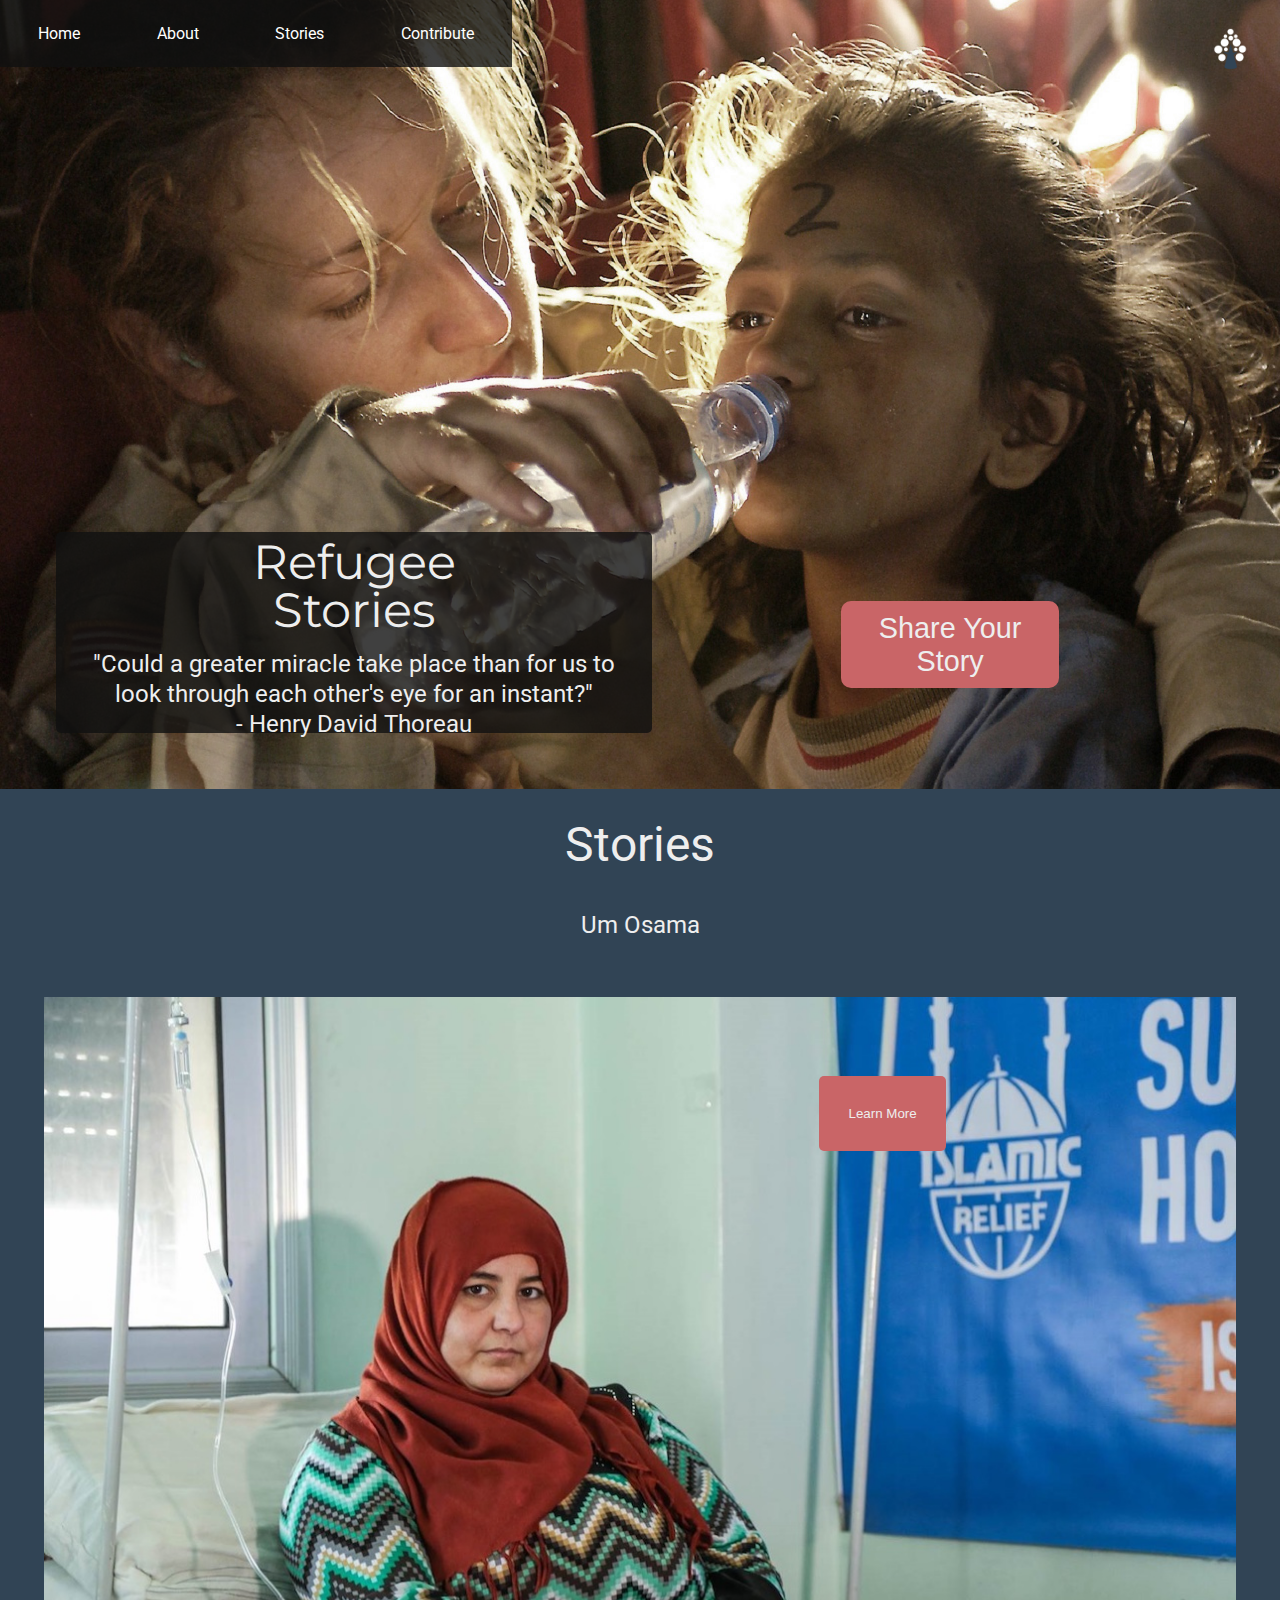
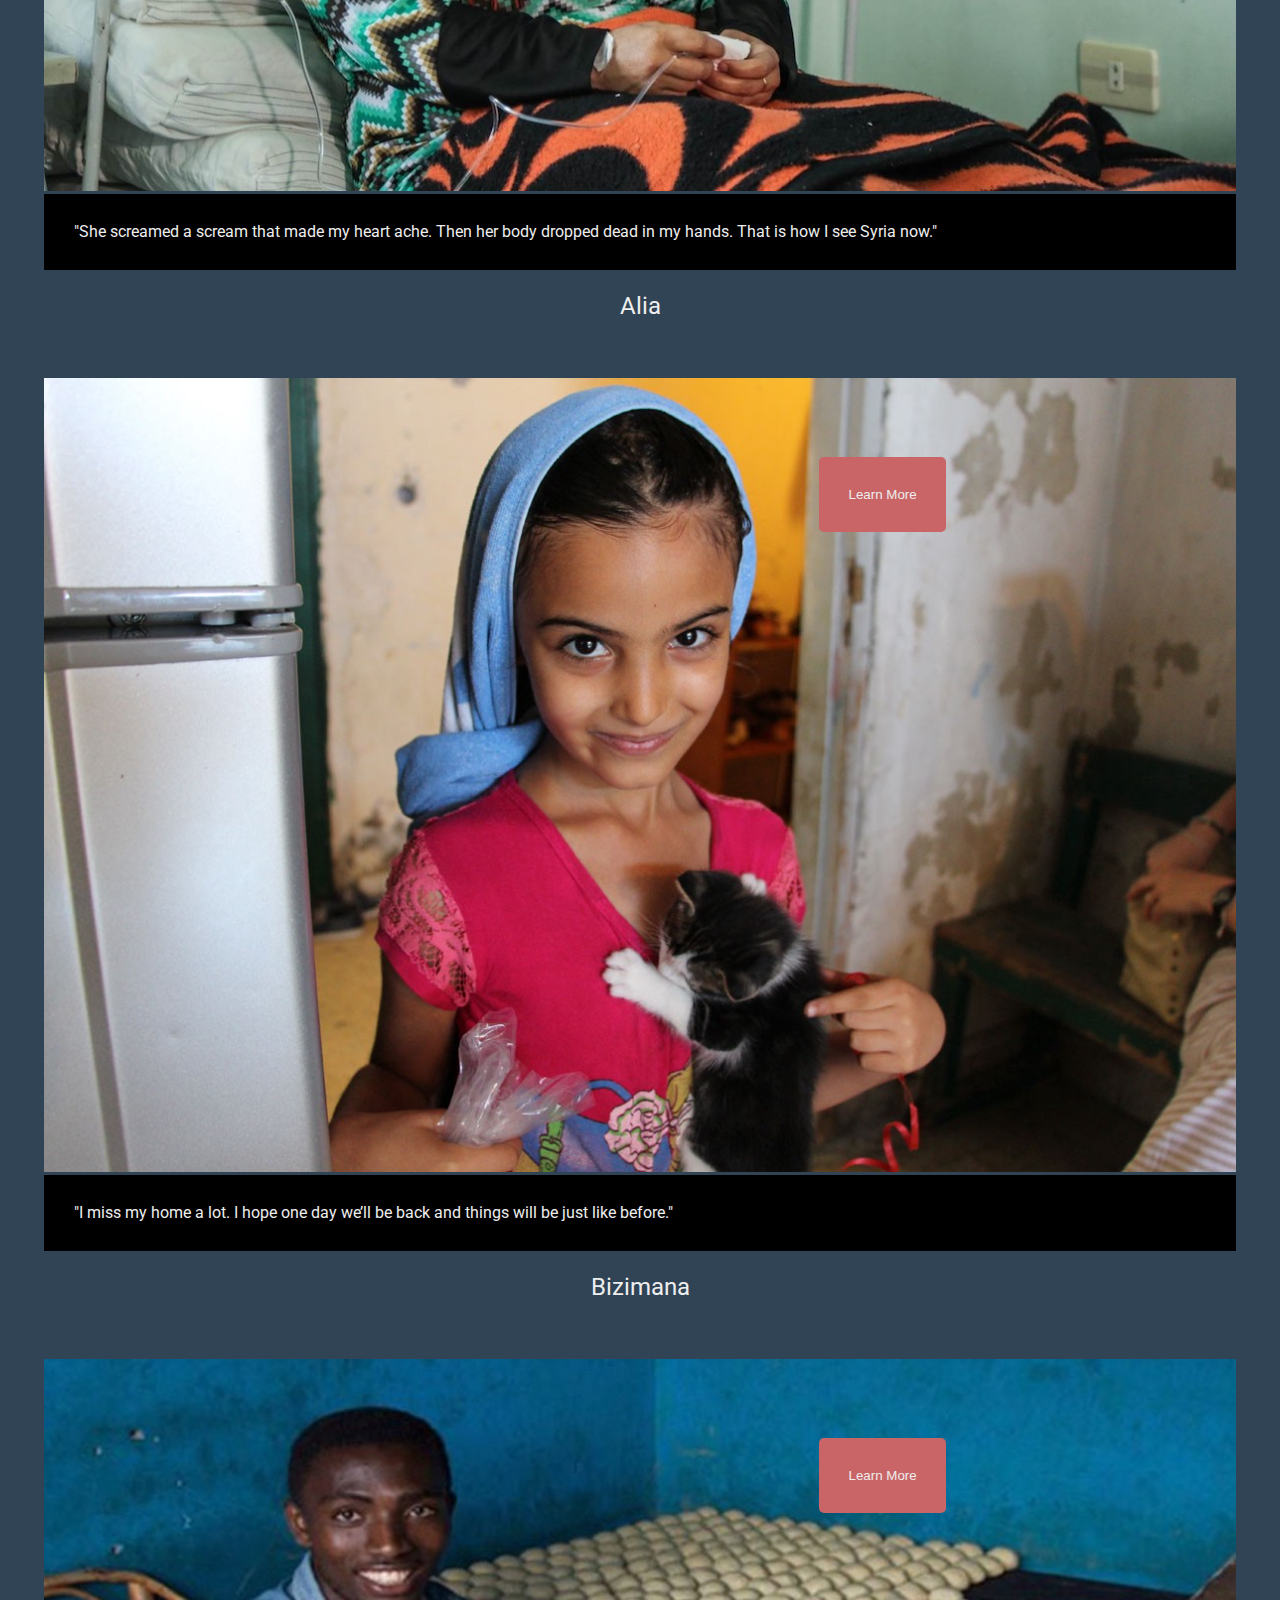
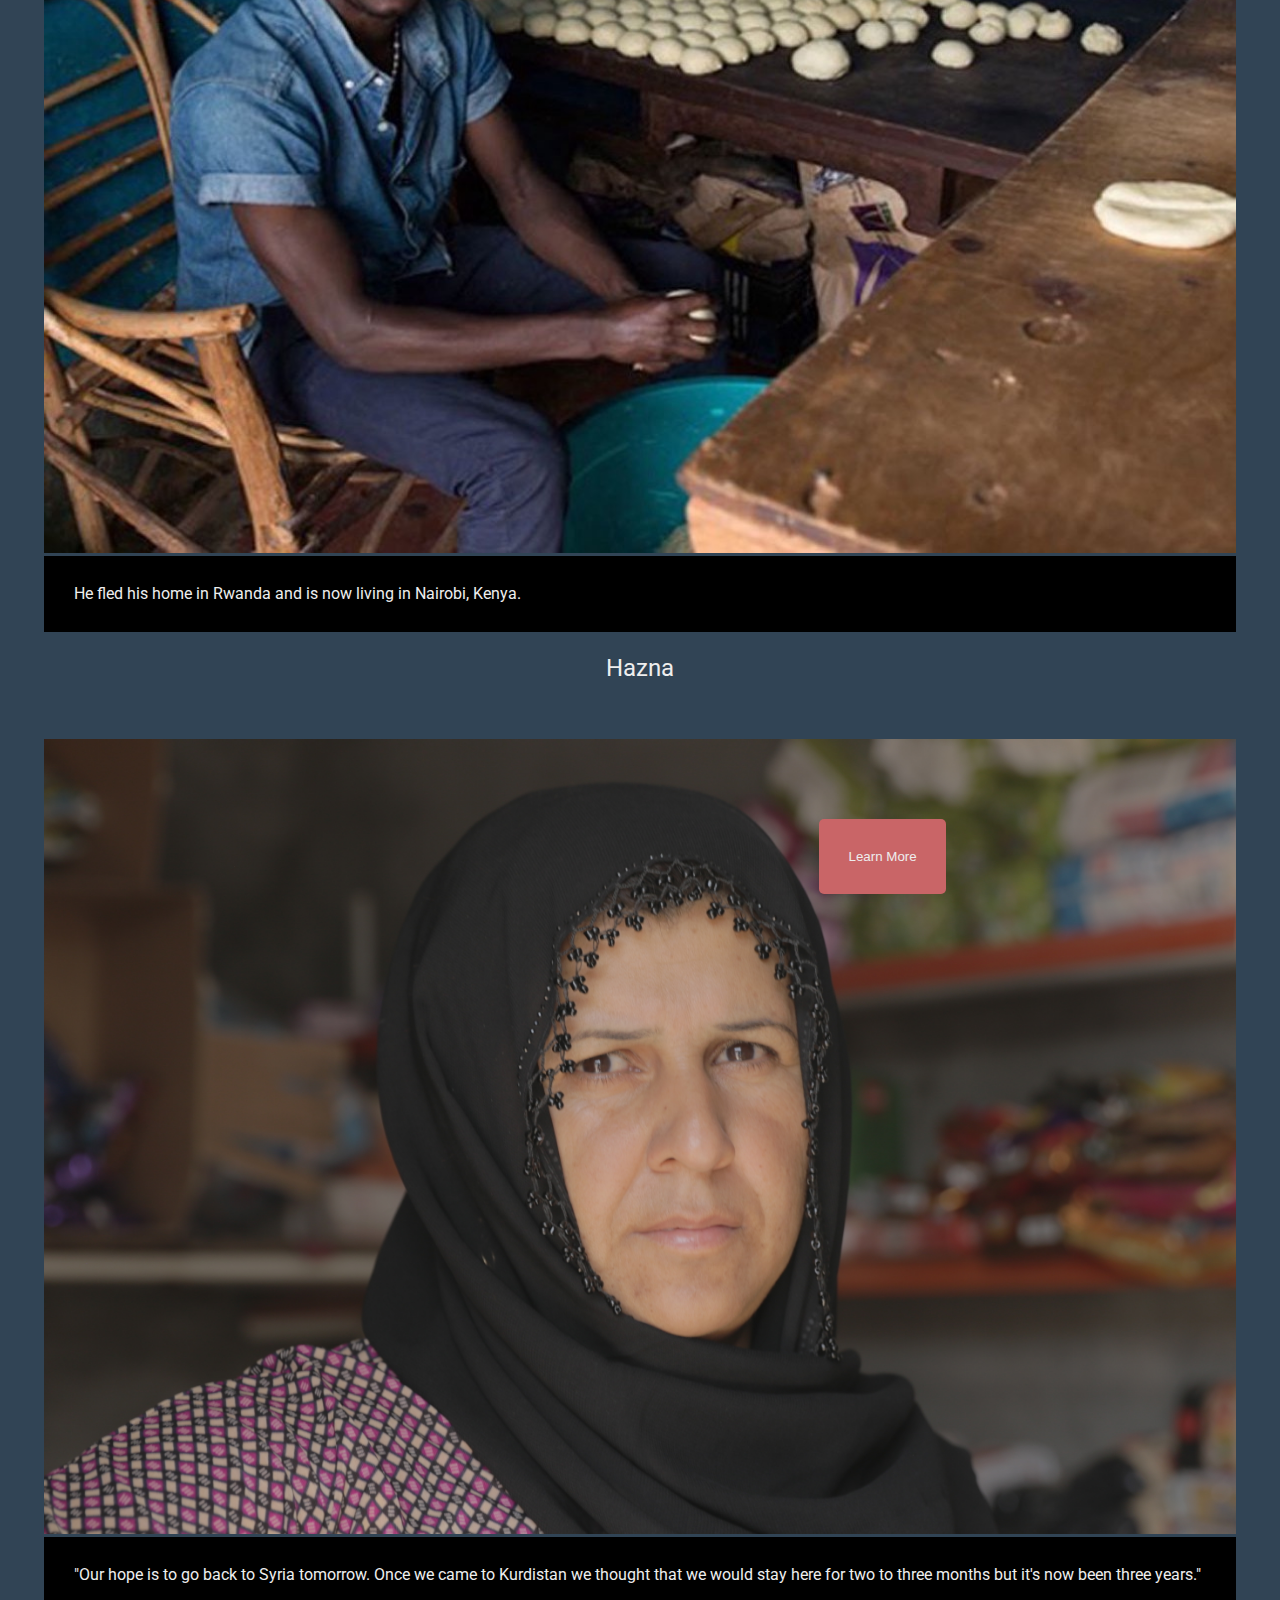
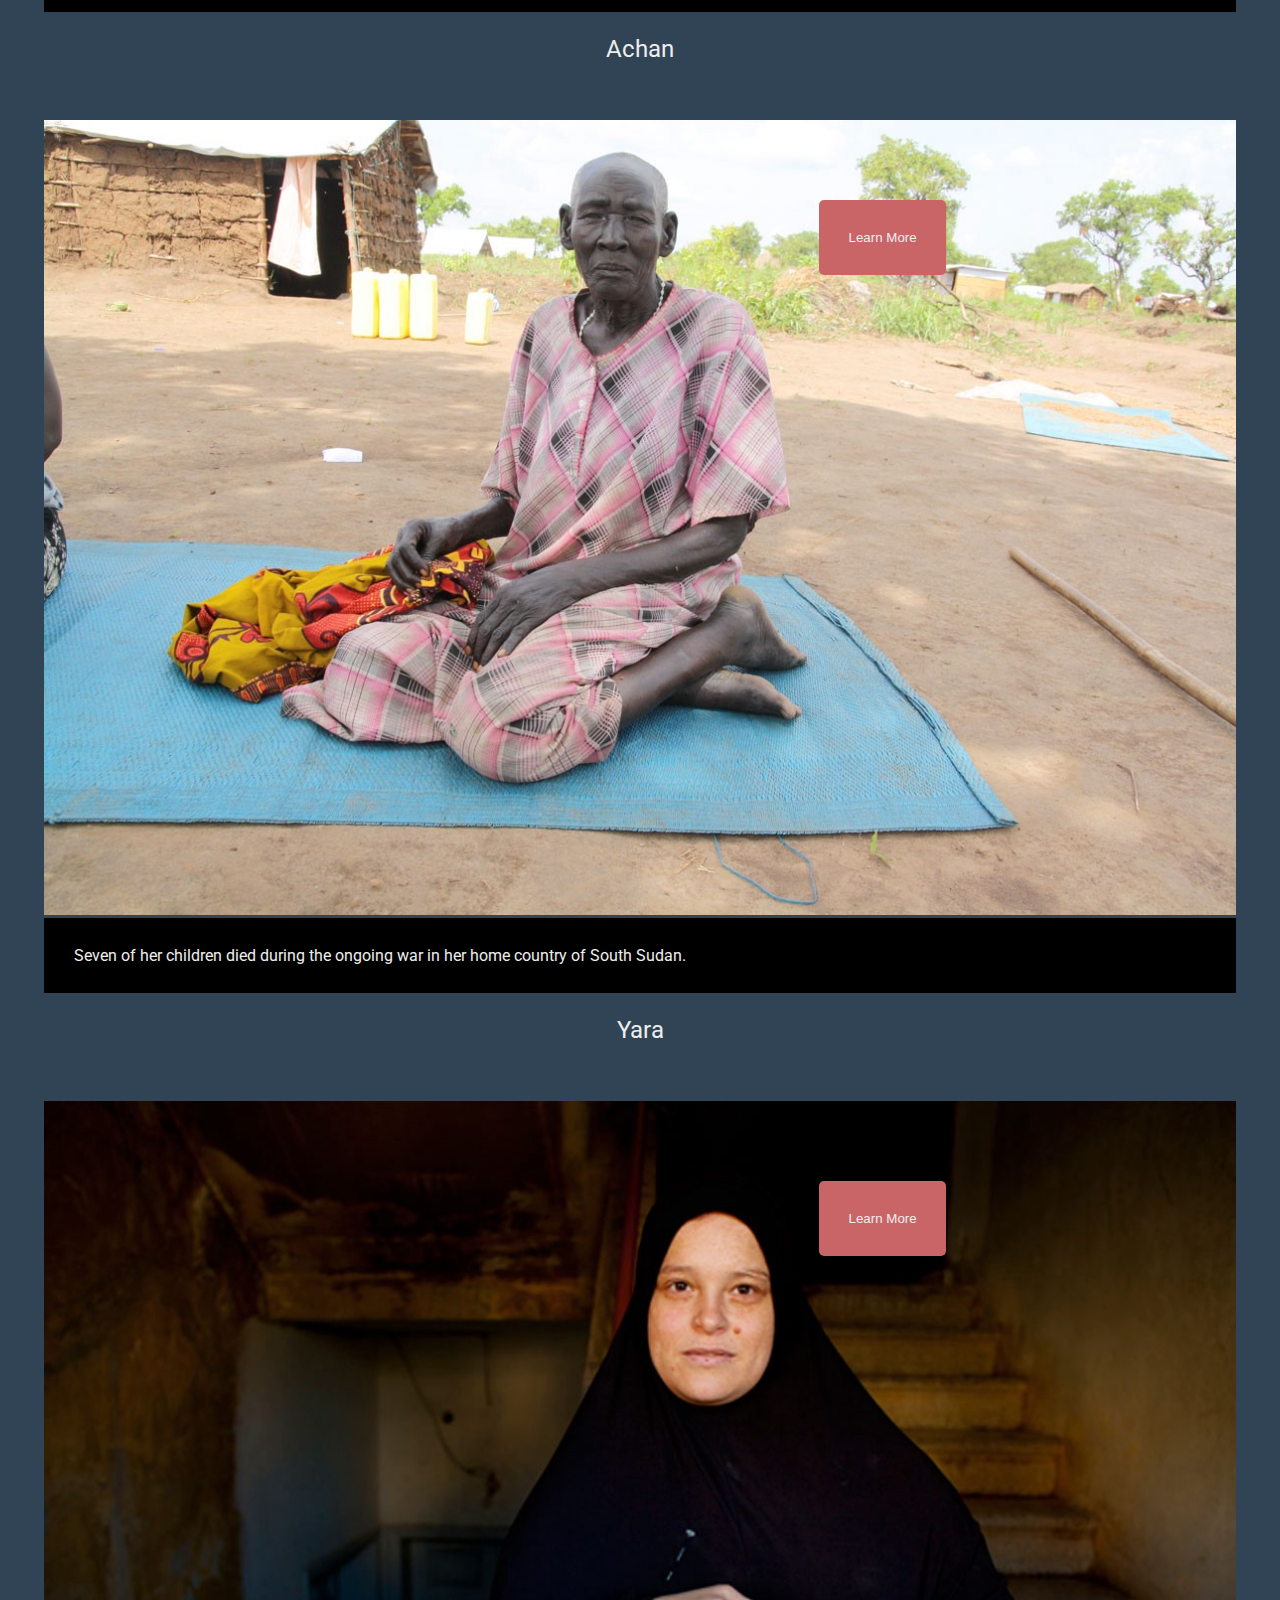
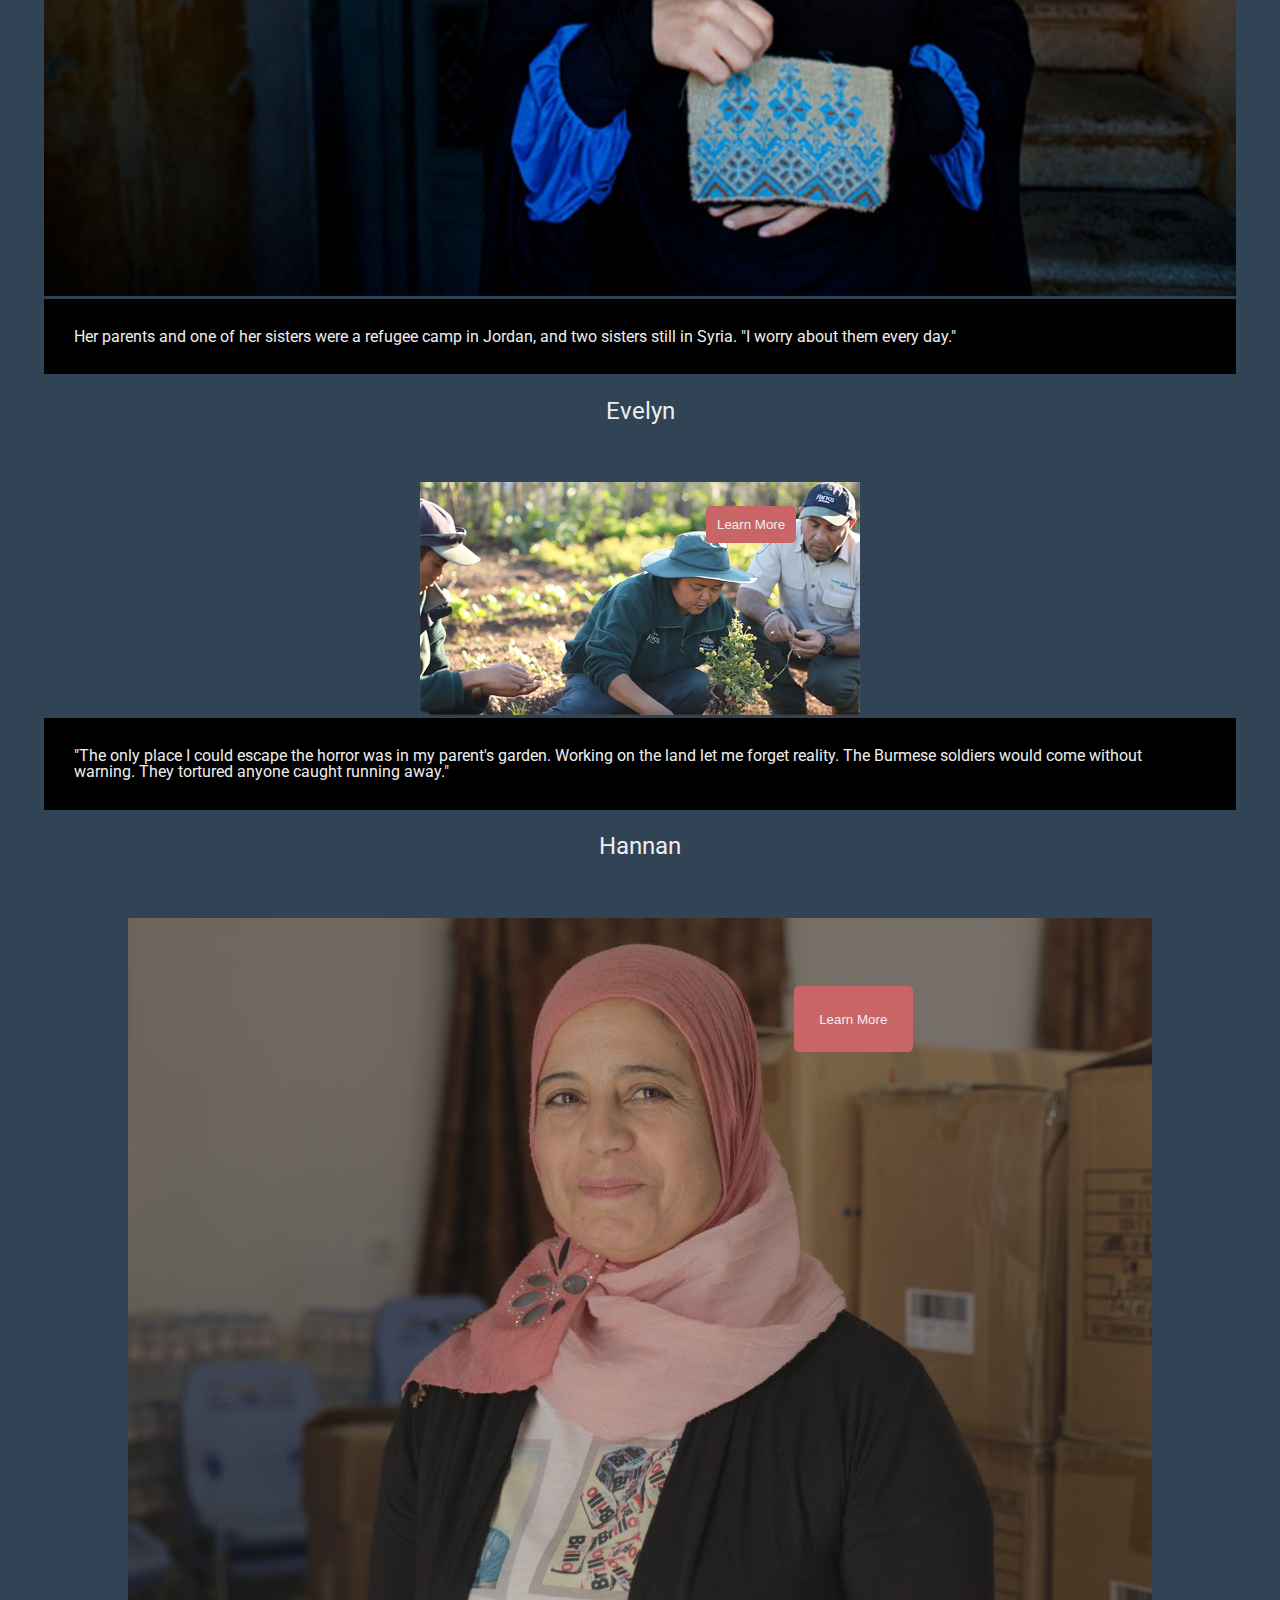
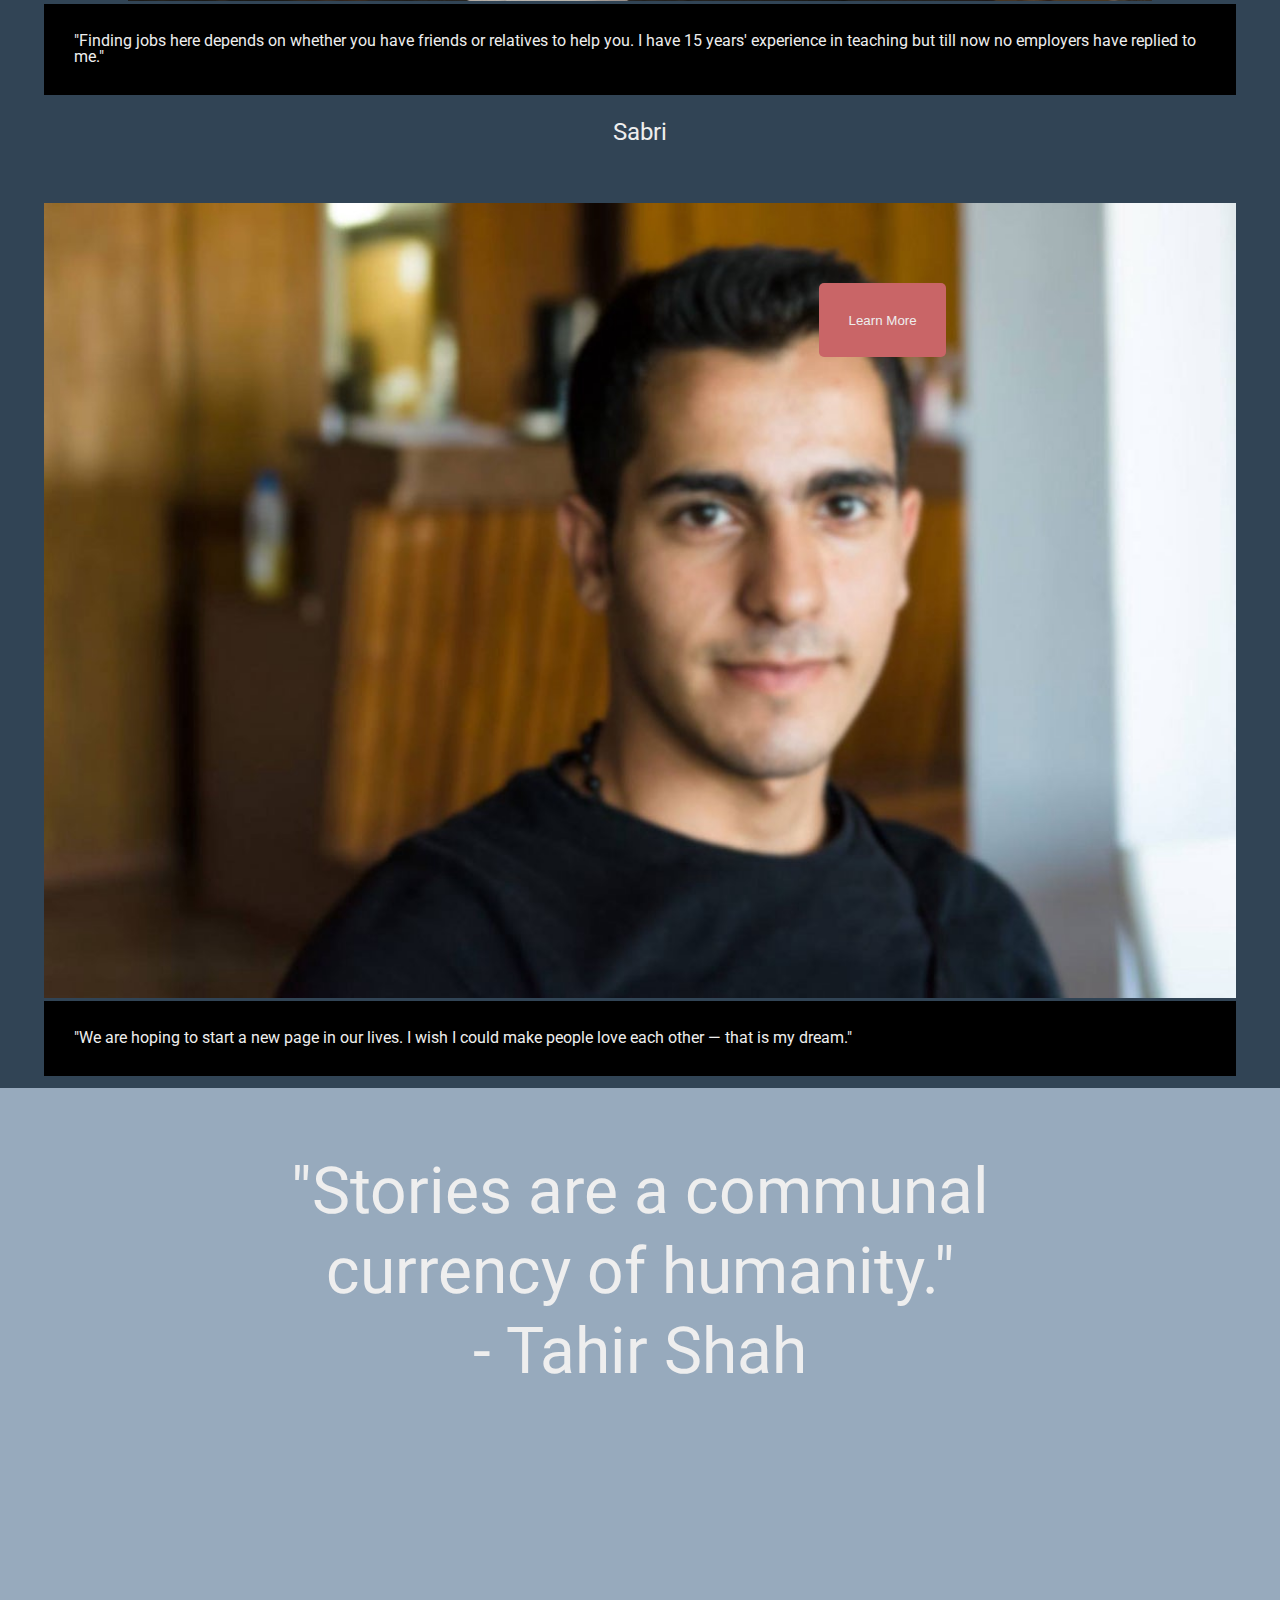
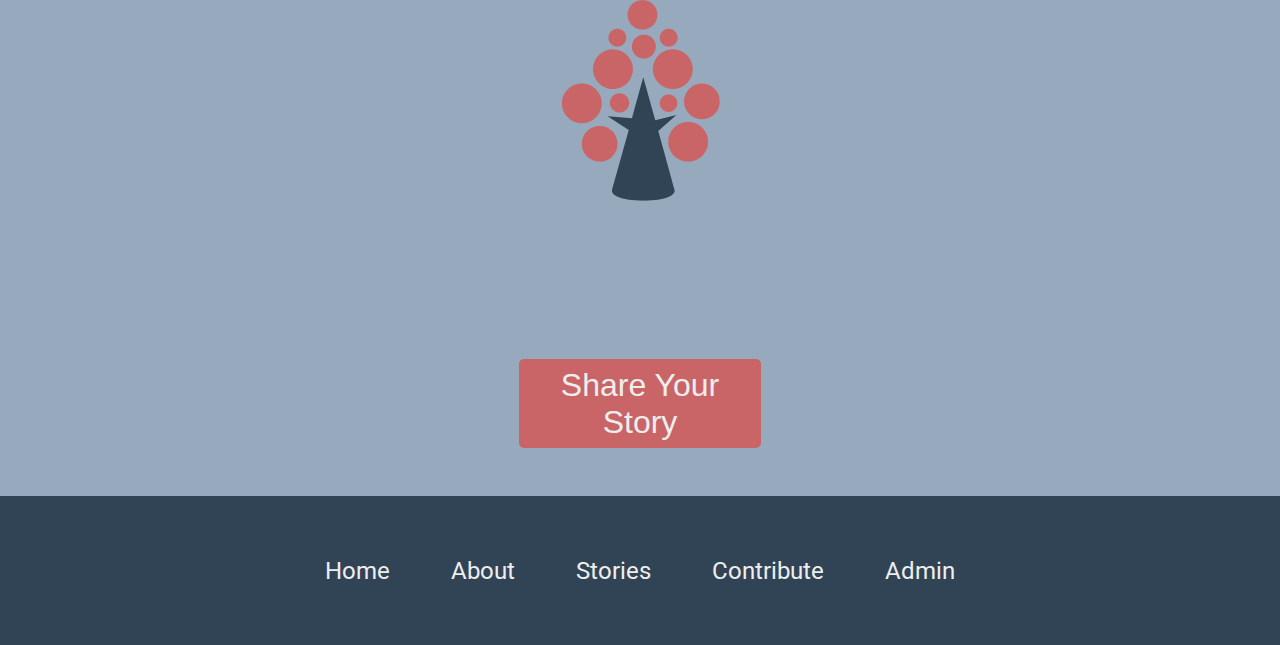
<file: index.html>
<!doctype html>

<html lang="en">
<head>
  <meta charset="utf-8">
  <meta name="viewport" content="width=device-width, initial-scale=1">
  <title>Refugee Stories</title>
  <link rel="stylesheet" type="text/css" href="slick/slick.css"/>
  <link rel="stylesheet" type="text/css" href="slick/slick-theme.css"/>
  <link href="https://fonts.googleapis.com/css?family=Montserrat|Roboto&display=swap" rel="stylesheet">
  <link href="css/index.css" rel="stylesheet">
</head>
<body>
    <header>
        <nav>
            <div class="navLinks">
                <a href="index.html">Home</a>
                <a href="about-us.html">About</a>
                <a href="https://readrefugeestories.netlify.com">Stories</a>
                <a href="https://readrefugeestories.netlify.com/contribute">Contribute</a>
            </div>
            <div class="navLogo">
                <img src="img/white-logo.png" alt="white version of refugee stories tree logo">
            </div>
        </nav>
        <div class="headerTextButtonContainer">
            <div class="headerTextContainer">
                <h1>Refugee<br>Stories</h1>
                <p>"Could a greater miracle take place than for us to look through each other's eye for an instant?"<br>- Henry David Thoreau</p>
            </div>
            <div class="headerButtonContainer">
                <div>
                    <a href="https://readrefugeestories.netlify.com/contribute"><button class="share">Share Your Story</button></a>
                </div>
            </div>
        </div>
    </header>
    <section class="stories">
        <div class="storiesSectionTitleContainer">
            <h2>Stories</h2>
        </div>
        <div class="storiesContainer">
            <div class="storyContainer">
                <h3>Um Osama</h3>
                <div class="storyImageContainer">
                    <img src="img/um-osama.jpg" alt="Woman sitting in hospital bed with IV connected to them">
                    <a href="https://readrefugeestories.netlify.com/story/1"><button>Learn More</button></a>
                </div>
                <div class="storyDescription">
                    <p>"She screamed a scream that made my heart ache. Then her body dropped dead in my hands. That is how I see Syria now."</p>
                </div>
            </div>
            <div class="storyContainer">
                <h3>Alia</h3>
                <div class="storyImageContainer">
                    <img src="img/alia.jpeg" alt="portrait of young girl holding a kitten looking directly at the camera">
                    <a href="https://readrefugeestories.netlify.com/story/7"><button>Learn More</button></a>
                </div>
                <div class="storyDescription">
                        <p>"I miss my home a lot. I hope one day we’ll be back and things will be just like before."</p>
                </div>
            </div>
            <div class="storyContainer">
                <h3>Bizimana</h3>
                <div class="storyImageContainer">
                    <img src="img/bizimana.jpeg" alt="man sitting in chair next to table with balls of dough">
                    <a href="https://readrefugeestories.netlify.com/story/8"><button>Learn More</button></a>
                </div>
                <div class="storyDescription">
                        <p>He fled his home in Rwanda and is now living in Nairobi, Kenya.</p>
                </div>
            </div>
            <div class="storyContainer">
                <h3>Hazna</h3>
                <div class="storyImageContainer">
                    <img src="img/Hazna.jpg" alt="Close up of woman wearing a head scarf">
                    <a href="https://readrefugeestories.netlify.com/story/4"><button>Learn More</button></a>
                </div>
                <div class="storyDescription">
                    <p>"Our hope is to go back to Syria tomorrow. Once we came to Kurdistan we thought that we would stay here for two to three months but it's now been three years."</p>
                </div>
            </div>
            <div class="storyContainer">
                <h3>Achan</h3>
                <div class="storyImageContainer">
                    <img src="img/achan.jpeg" alt="woman sitting on mat outside">
                    <a href="https://readrefugeestories.netlify.com/story/6"><button>Learn More</button></a>
                </div>
                <div class="storyDescription">
                        <p>Seven of her children died during the ongoing war in her home country of South Sudan.</p>
                </div>
            </div>
            <div class="storyContainer">
                <h3>Yara</h3>
                <div class="storyImageContainer">
                    <img src="img/yara.jpeg" alt="portrait of woman holding a small bag">
                    <a href="https://readrefugeestories.netlify.com/story/9"><button>Learn More</button></a>
                </div>
                <div class="storyDescription">
                        <p>Her parents and one of her sisters were a refugee camp in Jordan, and two sisters still in Syria. "I worry about them every day."</p>
                </div>
            </div>
            <div class="storyContainer">
                <h3>Evelyn</h3>
                <div class="storyImageContainer">
                    <img src="img/evelyn.png" alt="Woman working in a garden">
                    <a href="https://readrefugeestories.netlify.com/story/3"><button>Learn More</button></a>
                </div>
                <div class="storyDescription">
                    <p>"The only place I could escape the horror was in my parent's garden. Working on the land let me forget reality. The Burmese soldiers would come without warning. They tortured anyone caught running away."</p>
                </div>
            </div>
            <div class="storyContainer">
                <h3>Hannan</h3>
                <div class="storyImageContainer">
                    <img src="img/hannan.jpg" alt="portrait of woman weraing a head scarf">
                    <a href="https://readrefugeestories.netlify.com/story/5"><button>Learn More</button></a>
                </div>
                <div class="storyDescription">
                    <p>"Finding jobs here depends on whether you have friends or relatives to help you. I have 15 years' experience in teaching but till now no employers have replied to me."</p>
                </div>
            </div>
            <div class="storyContainer">
                <h3>Sabri</h3>
                <div class="storyImageContainer">
                    <img src="img/sabri.jpeg" alt="portrait of a man sitting down inside a home">
                    <a href="https://readrefugeestories.netlify.com/story/10"><button>Learn More</button></a>
                </div>
                <div class="storyDescription">
                    <p>"We are hoping to start a new page in our lives. I wish I could make people love each other — that is my dream."</p>
                </div>
            </div>                        
        </div>
    </section>
    <section class="cta">
        <p>"Stories are a communal<br>currency of humanity."<br>- Tahir Shah</p>
        <div class="ctaImageContainer">
            <img src="img/pink-logo.png" alt="pink version of refugee stories tree logo">
        </div>
        <a href="https://readrefugeestories.netlify.com/contribute"><button>Share Your Story</button></a>
    </section>
    <footer>
        <div class="footerNavLinks">
            <a href="index.html">Home</a>
            <a href="about-us.html">About</a>
            <a href="https://readrefugeestories.netlify.com">Stories</a>
            <a href="https://readrefugeestories.netlify.com/contribute">Contribute</a>
            <a href="https://readrefugeestories.netlify.com/login">Admin</a>
        </div>
    </footer>
    <script   src="https://code.jquery.com/jquery-3.4.1.min.js"   integrity="sha256-CSXorXvZcTkaix6Yvo6HppcZGetbYMGWSFlBw8HfCJo="   crossorigin="anonymous"></script>
    <script type="text/javascript" src="slick/slick.min.js"></script>
    <script type="text/javascript" src="slick/slick-controls.js"></script>
</body>
</html>
</file>
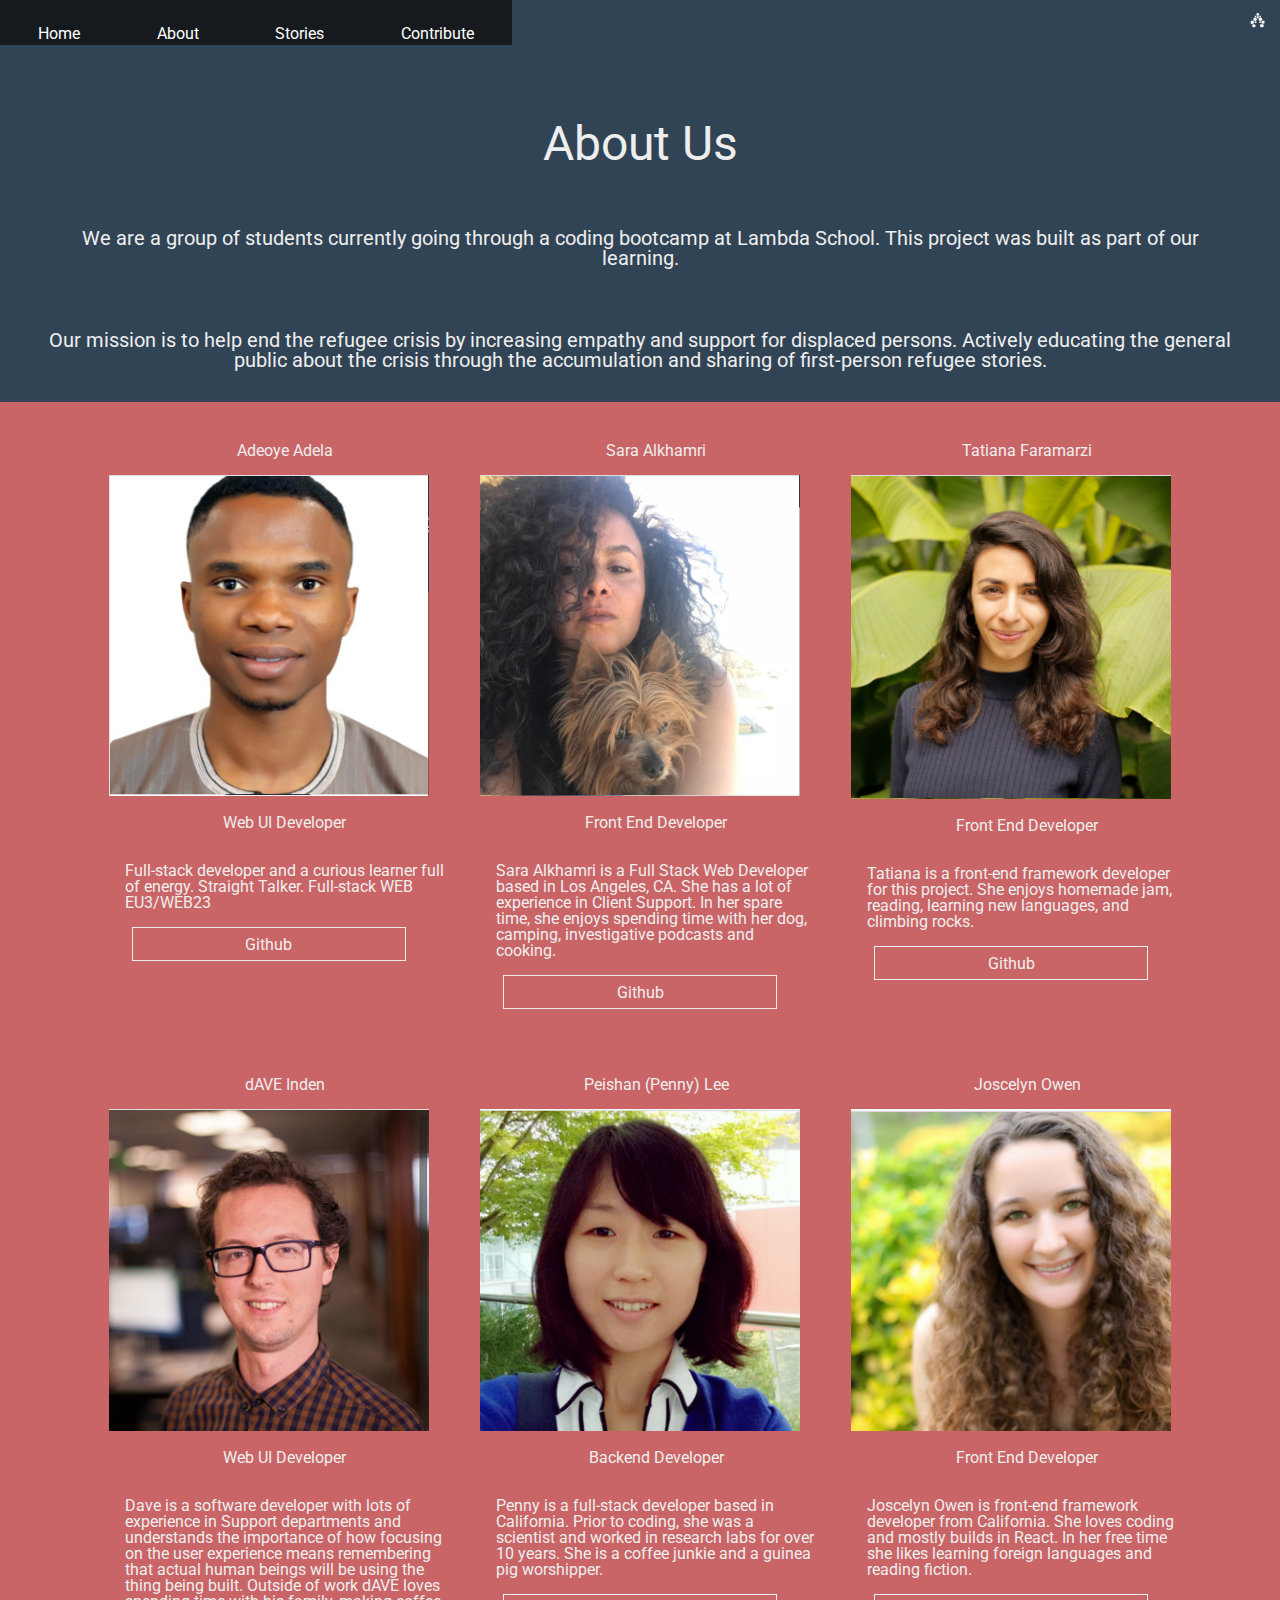
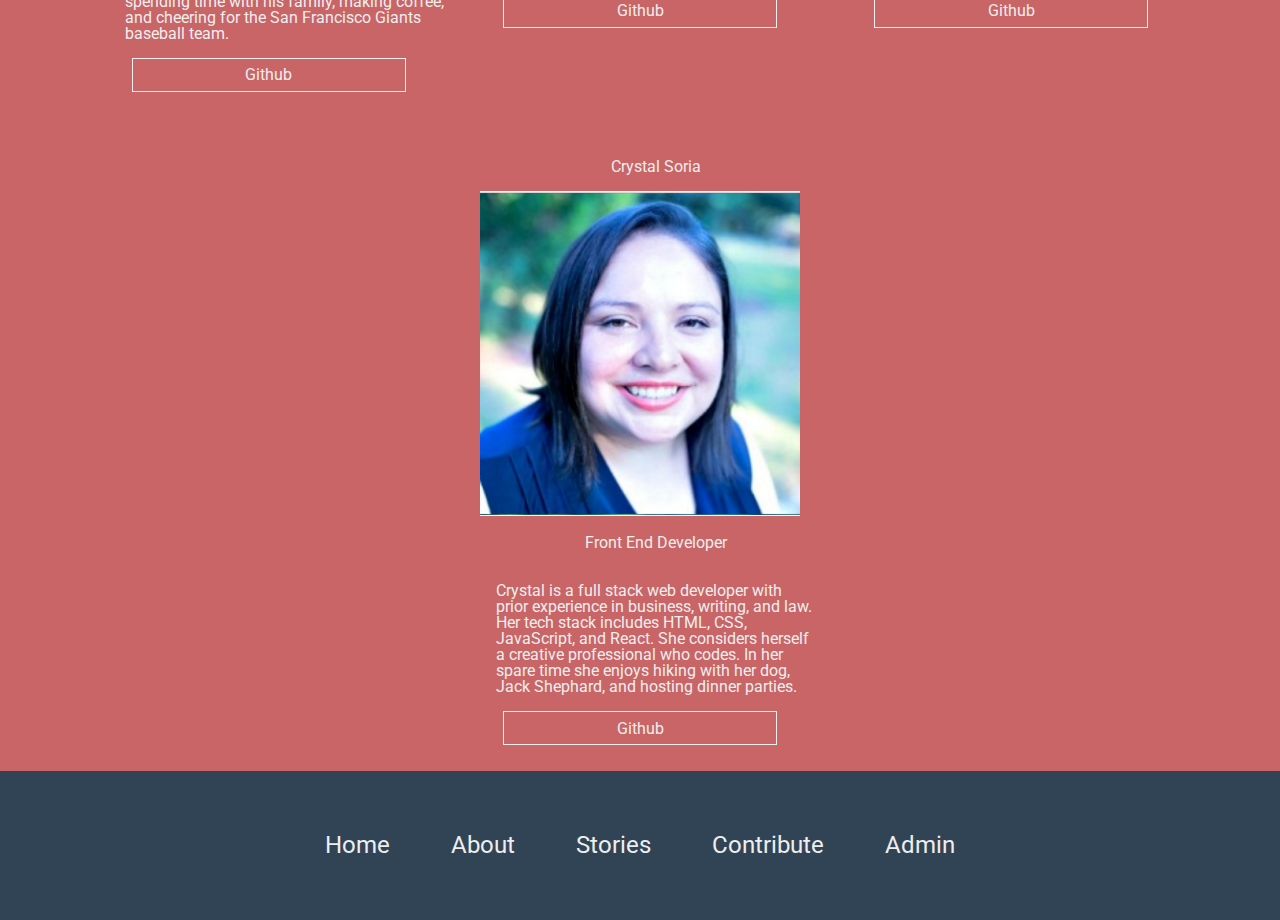
<file: about-us.html>
<!doctype html>

<html lang="en">
<head>
  <meta charset="utf-8">
  <meta name="viewport" content="width=device-width, initial-scale=1">
  <title>Refugee Stories</title>

  <link href="https://fonts.googleapis.com/css?family=Montserrat|Roboto&display=swap" rel="stylesheet">
  <link href="css/about.css" rel="stylesheet">
</head>
<body>
  <header>
    <nav>
        <div class="navLinks">
          <a href="index.html">Home</a>
          <a href="about-us.html">About</a>
          <a href="https://readrefugeestories.netlify.com">Stories</a>
          <a href="https://readrefugeestories.netlify.com/contribute">Contribute</a>
        </div>
        <div class="navLogo">
            <img src="img/white-logo.png" alt="white version of refugee stories tree logo">
        </div>
    </nav>
    <div class="teamIntroMissionContainer">
      <div class="introContainer">
        <h2>About Us</h2>
        <p>We are a group of students currently going through a coding bootcamp at Lambda School. This project was built as part of our learning.</p>
      </div>
      <div class="missionContainer">
        <p>Our mission is to help end the refugee crisis by increasing empathy and support for displaced persons. Actively educating the general public about the crisis through the accumulation and sharing of first-person refugee stories.</p>
      </div>
    </div>
</header>
<section class="team">
  <div class="teamMember">
    <div class="name">
      <h2>Adeoye Adela</h2>
    </div>
    <div>
        <img src="img/team/adela.png" alt="portrait of team member Adeoye Adela">
    </div>
    <div class="role">
        <h3>Web UI Developer</h3>
    </div>
    <div>
        <p>Full-stack developer and a curious learner full of energy. Straight Talker. Full-stack WEB EU3/WEB23</p>
    </div>
    <div class="githubLink">
      <a href="https://github.com/adelaadeoye" target="_blank" rel="noopener noreferrer">Github</a>
    </div>
  </div>
  <div class="teamMember">
    <div class="name">
      <h2>Sara Alkhamri</h2>
    </div>
    <div>
        <img src="img/team/alkhamri.png" alt="portrait of team member Sara Alkhamri">
    </div>
    <div class="role">
        <h3>Front End Developer</h3>
    </div>
    <div>
        <p>Sara Alkhamri is a Full Stack Web Developer based in Los Angeles, CA. She has a lot of experience in Client Support. In her spare time, she enjoys spending time with her dog, camping, investigative podcasts and cooking.</p>
    </div>
    <div class="githubLink">
      <a href="https://github.com/Sara-Alkhamri" target="_blank" rel="noopener noreferrer">Github</a>
    </div>
  </div>
  <div class="teamMember">
    <div class="name">
      <h2>Tatiana Faramarzi</h2>
    </div>
    <div>
        <img src="img/team/faramarzi.png" alt="portrait of team member Tatiana Faramarzi">
    </div>
    <div class="role">
        <h3>Front End Developer</h3>
    </div>
    <div>
        <p>Tatiana is a front-end framework developer for this project. She enjoys homemade jam, reading, learning new languages, and climbing rocks.</p>
    </div>
    <div class="githubLink">
        <a href="https://github.com/tfaramar" target="_blank" rel="noopener noreferrer">Github</a>
    </div>
  </div>
  <div class="teamMember">
    <div class="name">
      <h2>dAVE Inden</h2>
    </div>
    <div>
        <img src="img/team/inden.png" alt="portrait of team member Dave Inden">
    </div>
    <div class="role">
        <h3>Web UI Developer</h3>
    </div>
    <div>
        <p>Dave is a software developer with lots of experience in Support departments and understands the importance of how focusing on the user experience means remembering that actual human beings will be using the thing being built. Outside of work dAVE loves spending time with his family, making coffee, and cheering for the San Francisco Giants baseball team.</p>
    </div>
    <div class="githubLink">
        <a href="https://github.com/daveskull81" target="_blank" rel="noopener noreferrer">Github</a>
    </div>
  </div>
  <div class="teamMember">
    <div class="name">
      <h2>Peishan (Penny) Lee</h2>
    </div>
    <div>
        <img src="img/team/lee.png" alt="portrait of team member Peishan (Penny) Lee">
    </div>
    <div class="role">
        <h3>Backend Developer</h3>
    </div>
    <div>
        <p>Penny is a full-stack developer based in California. Prior to coding, she was a scientist and worked in research labs for over 10 years. She is a coffee junkie and a guinea pig worshipper.</p>
    </div>
    <div class="githubLink">
        <a href="https://github.com/mochibot" target="_blank" rel="noopener noreferrer">Github</a>
    </div>
  </div>
  <div class="teamMember">
    <div class="name">
      <h2>Joscelyn Owen</h2>
    </div>
    <div>
        <img src="img/team/owen.png" alt="portrait of team member Joscelyn Owen">
    </div>
    <div class="role">
        <h3>Front End Developer</h3>
    </div>
    <div>
        <p>Joscelyn Owen is front-end framework developer from California. She loves coding and mostly builds in React. In her free time she likes learning foreign languages and reading fiction.</p>
    </div>
    <div class="githubLink">
        <a href="https://github.com/Joscelyn1" target="_blank" rel="noopener noreferrer">Github</a>
    </div>
  </div>
  <div class="teamMember">
    <div class="name">
      <h2>Crystal Soria</h2>
    </div>
    <div>
        <img src="img/team/soria.png" alt="portrait of team member Crystal Soria">
    </div>
    <div class="role">
        <h3>Front End Developer</h3>
    </div>
    <div>
        <p>Crystal is a full stack web developer with prior experience in business, writing, and law. Her tech stack includes HTML, CSS, JavaScript, and React. She considers herself a creative professional who codes. In her spare time she enjoys hiking with her dog, Jack Shephard, and hosting dinner parties.</p>
    </div>
    <div class="githubLink">
        <a href="https://github.com/cmstexas" target="_blank" rel="noopener noreferrer">Github</a>
    </div>
  </div>
</section>
<footer>
  <div class="footerNavLinks">
    <a href="index.html">Home</a>
    <a href="about-us.html">About</a>
    <a href="https://readrefugeestories.netlify.com">Stories</a>
    <a href="https://readrefugeestories.netlify.com/contribute">Contribute</a>
    <a href="https://readrefugeestories.netlify.com/login">Admin</a>
  </div>
</footer>
</body>
</html>
</file>
<file: css/index.css>
/* http://meyerweb.com/eric/tools/css/reset/ 
   v2.0 | 20110126
   License: none (public domain)
*/
html,
body,
div,
span,
applet,
object,
iframe,
h1,
h2,
h3,
h4,
h5,
h6,
p,
blockquote,
pre,
a,
abbr,
acronym,
address,
big,
cite,
code,
del,
dfn,
em,
img,
ins,
kbd,
q,
s,
samp,
small,
strike,
strong,
sub,
sup,
tt,
var,
b,
u,
i,
center,
dl,
dt,
dd,
ol,
ul,
li,
fieldset,
form,
label,
legend,
table,
caption,
tbody,
tfoot,
thead,
tr,
th,
td,
article,
aside,
canvas,
details,
embed,
figure,
figcaption,
footer,
header,
hgroup,
menu,
nav,
output,
ruby,
section,
summary,
time,
mark,
audio,
video {
  margin: 0;
  padding: 0;
  border: 0;
  font-size: 100%;
  font: inherit;
  vertical-align: baseline;
}
/* HTML5 display-role reset for older browsers */
article,
aside,
details,
figcaption,
figure,
footer,
header,
hgroup,
menu,
nav,
section {
  display: block;
}
body {
  line-height: 1;
}
ol,
ul {
  list-style: none;
}
blockquote,
q {
  quotes: none;
}
blockquote:before,
blockquote:after,
q:before,
q:after {
  content: '';
  content: none;
}
table {
  border-collapse: collapse;
  border-spacing: 0;
}
h1 {
  font-family: 'Montserrat', sans-serif;
}
h2,
h3,
h4,
h5,
h6,
p,
a {
  font-family: 'Roboto', sans-serif;
}
header {
  min-height: 40vh;
  background: url('../img/hero-image.jpg') no-repeat center center fixed;
  background-size: cover;
  width: 100%;
}
@media (max-width: 500px) {
  header {
    background: #C96567;
    min-height: 50vh;
  }
}
header nav {
  display: flex;
  justify-content: space-between;
}
header nav .navLinks {
  width: 40%;
  height: 10%;
  display: flex;
  justify-content: space-around;
  background: rgba(16, 16, 16, 0.8);
}
@media (max-width: 800px) {
  header nav .navLinks {
    width: 100%;
  }
}
@media (max-width: 500px) {
  header nav .navLinks {
    width: 100%;
  }
}
header nav .navLinks a {
  color: white;
  text-decoration: none;
  padding: 5%;
}
header nav .navLogo {
  display: flex;
  justify-content: flex-end;
  width: 50%;
}
@media (max-width: 800px) {
  header nav .navLogo {
    width: 20%;
  }
}
@media (max-width: 500px) {
  header nav .navLogo {
    display: none;
  }
}
header nav .navLogo img {
  height: 20%;
}
header .headerTextButtonContainer {
  display: flex;
  justify-content: space-between;
  padding: 2.5%;
  height: 25vh;
}
@media (max-width: 500px) {
  header .headerTextButtonContainer {
    flex-direction: column;
    align-items: center;
  }
}
header .headerTextButtonContainer .headerTextContainer {
  width: 50%;
  height: auto;
  color: #EEE;
  display: flex;
  flex-direction: column;
  text-align: center;
  background: rgba(16, 16, 16, 0.8);
  border-radius: 5px;
  margin-left: 2%;
  margin-bottom: 2%;
}
@media (max-width: 500px) {
  header .headerTextButtonContainer .headerTextContainer {
    width: 100%;
    background: none;
  }
}
header .headerTextButtonContainer .headerTextContainer h1 {
  padding-top: 1%;
  font-size: 3rem;
  margin-bottom: -2.5%;
}
@media (max-width: 800px) {
  header .headerTextButtonContainer .headerTextContainer h1 {
    font-size: 2rem;
    margin-top: 2%;
  }
}
header .headerTextButtonContainer .headerTextContainer p {
  padding: 5%;
  margin-bottom: 2%;
  font-size: 1.5rem;
  line-height: 125%;
}
@media (max-width: 800px) {
  header .headerTextButtonContainer .headerTextContainer p {
    font-size: 1.25rem;
    margin-top: 2%;
  }
}
header .headerTextButtonContainer .headerButtonContainer {
  width: 50%;
  display: flex;
  justify-content: center;
  align-items: center;
}
header .headerTextButtonContainer .headerButtonContainer div:hover .share {
  background: #EEE;
  color: #C96567;
  cursor: pointer;
}
header .headerTextButtonContainer .headerButtonContainer button {
  color: #EEE;
  padding: 5%;
  font-size: 1.8rem;
  background-color: #C96567;
  border-radius: 10px;
  border: none;
}
@media (max-width: 500px) {
  header .headerTextButtonContainer .headerButtonContainer button {
    background-color: rgba(16, 16, 16, 0.8);
  }
}
.stories {
  background: #314455;
  display: flex;
  flex-direction: column;
  align-items: center;
  color: #EEE;
  min-height: 40vh;
}
.stories .storiesSectionTitleContainer {
  padding: 2.5%;
  font-size: 3rem;
}
.stories .storiesContainer {
  max-width: 95%;
}
@media (max-width: 800px) {
  .stories .storiesContainer {
    max-width: 90%;
  }
}
@media (max-width: 500px) {
  .stories .storiesContainer {
    max-width: 88%;
  }
}
.stories .storiesContainer .storyContainer {
  display: flex;
  flex-direction: column;
  align-items: center;
  padding: 1%;
}
.stories .storiesContainer .storyContainer .storyImageContainer {
  position: relative;
}
@media (max-width: 800px) {
  .stories .storiesContainer .storyContainer .storyImageContainer {
    position: static;
    margin: 0;
  }
}
@media (max-width: 500px) {
  .stories .storiesContainer .storyContainer .storyImageContainer {
    position: static;
    margin: 0;
  }
}
.stories .storiesContainer .storyContainer .storyImageContainer img {
  width: 100%;
  height: auto;
}
.stories .storiesContainer .storyContainer .storyImageContainer button {
  position: absolute;
  top: 10%;
  left: 65%;
  background-color: #C96567;
  color: #EEE;
  border-radius: 5px;
  border: none;
  padding: 2.5%;
}
.stories .storiesContainer .storyContainer .storyImageContainer button:hover {
  background: #EEE;
  color: #C96567;
  cursor: pointer;
}
@media (max-width: 800px) {
  .stories .storiesContainer .storyContainer .storyImageContainer button {
    position: static;
    width: 100%;
    border-radius: 0px;
    font-size: 1.5rem;
  }
}
@media (max-width: 500px) {
  .stories .storiesContainer .storyContainer .storyImageContainer button {
    position: static;
    width: 100%;
    border-radius: 0px;
    font-size: 1.5rem;
  }
}
.stories .storiesContainer .storyContainer .storyDescription {
  background-color: black;
  width: 95%;
  height: 100%;
  padding: 2.5%;
}
@media (max-width: 500px) {
  .stories .storiesContainer .storyContainer .storyDescription {
    margin-bottom: 2.5%;
  }
}
.stories .storiesContainer .storyContainer h3 {
  font-size: 1.5rem;
  margin-bottom: 5%;
}
.cta {
  display: flex;
  flex-direction: column;
  align-items: center;
  background-color: #97AABD;
}
.cta p {
  color: #EEE;
  font-size: 4rem;
  text-align: center;
  padding: 5%;
  line-height: 125%;
}
@media (max-width: 500px) {
  .cta p {
    font-size: 2rem;
  }
}
@media (max-width: 800px) {
  .cta .ctaImageContainer {
    order: 1;
  }
}
@media (max-width: 500px) {
  .cta .ctaImageContainer {
    display: none;
  }
}
.cta button {
  background-color: #C96567;
  color: #EEE;
  border: none;
  padding: 3%;
  margin-bottom: 20%;
  border-radius: 5px;
  font-size: 2rem;
}
.cta button:hover {
  background: #EEE;
  color: #C96567;
  cursor: pointer;
}
footer {
  background-color: #314455;
  display: flex;
  justify-content: center;
  padding: 2.5%;
}
footer .footerNavLinks {
  width: 100%;
  display: flex;
  justify-content: center;
}
footer .footerNavLinks a {
  margin: 2.5%;
  text-decoration: none;
  color: #EEE;
  font-size: 1.5rem;
}
</file>
<file: css/about.css>
/* http://meyerweb.com/eric/tools/css/reset/ 
   v2.0 | 20110126
   License: none (public domain)
*/
html,
body,
div,
span,
applet,
object,
iframe,
h1,
h2,
h3,
h4,
h5,
h6,
p,
blockquote,
pre,
a,
abbr,
acronym,
address,
big,
cite,
code,
del,
dfn,
em,
img,
ins,
kbd,
q,
s,
samp,
small,
strike,
strong,
sub,
sup,
tt,
var,
b,
u,
i,
center,
dl,
dt,
dd,
ol,
ul,
li,
fieldset,
form,
label,
legend,
table,
caption,
tbody,
tfoot,
thead,
tr,
th,
td,
article,
aside,
canvas,
details,
embed,
figure,
figcaption,
footer,
header,
hgroup,
menu,
nav,
output,
ruby,
section,
summary,
time,
mark,
audio,
video {
  margin: 0;
  padding: 0;
  border: 0;
  font-size: 100%;
  font: inherit;
  vertical-align: baseline;
}
/* HTML5 display-role reset for older browsers */
article,
aside,
details,
figcaption,
figure,
footer,
header,
hgroup,
menu,
nav,
section {
  display: block;
}
body {
  line-height: 1;
}
ol,
ul {
  list-style: none;
}
blockquote,
q {
  quotes: none;
}
blockquote:before,
blockquote:after,
q:before,
q:after {
  content: '';
  content: none;
}
table {
  border-collapse: collapse;
  border-spacing: 0;
}
h1 {
  font-family: 'Montserrat', sans-serif;
}
h2,
h3,
h4,
h5,
h6,
p,
a {
  font-family: 'Roboto', sans-serif;
}
header {
  min-height: 40vh;
  background: url('../img/hero-image.jpg') no-repeat center center fixed;
  background-size: cover;
  width: 100%;
}
@media (max-width: 500px) {
  header {
    background: #C96567;
    min-height: 50vh;
  }
}
header nav {
  display: flex;
  justify-content: space-between;
}
header nav .navLinks {
  width: 40%;
  height: 10%;
  display: flex;
  justify-content: space-around;
  background: rgba(16, 16, 16, 0.8);
}
@media (max-width: 800px) {
  header nav .navLinks {
    width: 100%;
  }
}
@media (max-width: 500px) {
  header nav .navLinks {
    width: 100%;
  }
}
header nav .navLinks a {
  color: white;
  text-decoration: none;
  padding: 5%;
}
header nav .navLogo {
  display: flex;
  justify-content: flex-end;
}
@media (max-width: 800px) {
  header nav .navLogo {
    width: 20%;
  }
}
@media (max-width: 500px) {
  header nav .navLogo {
    display: none;
  }
}
header nav .navLogo img {
  height: 20%;
}
header .headerTextButtonContainer {
  display: flex;
  justify-content: space-between;
  padding: 2.5%;
  height: 25vh;
}
@media (max-width: 500px) {
  header .headerTextButtonContainer {
    flex-direction: column;
    align-items: center;
  }
}
header .headerTextButtonContainer .headerTextContainer {
  width: 50%;
  height: auto;
  color: #EEE;
  display: flex;
  flex-direction: column;
  text-align: center;
  background: rgba(16, 16, 16, 0.8);
  border-radius: 5px;
  margin-left: 2%;
  margin-bottom: 2%;
}
@media (max-width: 500px) {
  header .headerTextButtonContainer .headerTextContainer {
    width: 100%;
    background: none;
  }
}
header .headerTextButtonContainer .headerTextContainer h1 {
  padding-top: 1%;
  font-size: 3rem;
  margin-bottom: -2.5%;
}
@media (max-width: 800px) {
  header .headerTextButtonContainer .headerTextContainer h1 {
    font-size: 2rem;
    margin-top: 2%;
  }
}
header .headerTextButtonContainer .headerTextContainer p {
  padding: 5%;
  margin-bottom: 2%;
  font-size: 1.5rem;
  line-height: 125%;
}
@media (max-width: 800px) {
  header .headerTextButtonContainer .headerTextContainer p {
    font-size: 1.25rem;
    margin-top: 2%;
  }
}
header .headerTextButtonContainer .headerButtonContainer {
  width: 50%;
  display: flex;
  justify-content: center;
  align-items: center;
}
header .headerTextButtonContainer .headerButtonContainer div:hover .share {
  background: #EEE;
  color: #C96567;
  cursor: pointer;
}
header .headerTextButtonContainer .headerButtonContainer button {
  color: #EEE;
  padding: 5%;
  font-size: 1.8rem;
  background-color: #C96567;
  border-radius: 10px;
  border: none;
}
@media (max-width: 500px) {
  header .headerTextButtonContainer .headerButtonContainer button {
    background-color: rgba(16, 16, 16, 0.8);
  }
}
header {
  background: #314455;
}
header nav {
  height: 10vh;
}
header nav .navLinks {
  height: 50%;
}
header nav .navLogo {
  width: 50%;
}
@media (max-width: 800px) {
  header nav .navLogo {
    width: 20%;
  }
}
header nav .navLogo img {
  height: 50%;
}
header .teamIntroMissionContainer {
  color: #EEE;
  display: flex;
  flex-direction: column;
  align-items: center;
}
header .teamIntroMissionContainer .introContainer {
  text-align: center;
}
header .teamIntroMissionContainer .introContainer h2 {
  font-size: 3rem;
  padding: 2.5%;
}
header .teamIntroMissionContainer .introContainer p {
  font-size: 1.25rem;
  padding: 2.5%;
}
header .teamIntroMissionContainer .missionContainer {
  text-align: center;
}
header .teamIntroMissionContainer .missionContainer p {
  font-size: 1.25rem;
  padding: 2.5%;
}
.team {
  display: flex;
  flex-wrap: wrap;
  justify-content: center;
  background: #C96567;
  color: #EEE;
}
@media (max-width: 500px) {
  .team {
    flex-direction: column;
  }
}
.team .teamMember {
  display: flex;
  flex-direction: column;
  align-items: center;
  width: 25%;
  padding: 2%;
}
@media (max-width: 800px) {
  .team .teamMember {
    width: 30%;
  }
}
@media (max-width: 500px) {
  .team .teamMember {
    width: 95%;
  }
}
.team .teamMember img {
  width: 100%;
}
@media (max-width: 500px) {
  .team .teamMember img {
    width: 95%;
  }
}
.team .teamMember h2,
.team .teamMember h3,
.team .teamMember p,
.team .teamMember a {
  padding: 5%;
  width: 100%;
}
@media (max-width: 500px) {
  .team .teamMember h2,
  .team .teamMember h3,
  .team .teamMember p,
  .team .teamMember a {
    padding: 2%;
    width: 90%;
  }
}
.team .teamMember .name,
.team .teamMember .role {
  text-align: center;
  width: 100%;
}
.team .teamMember .githubLink {
  border: 1px solid #EEE;
  width: 80%;
  text-align: center;
  padding: 2.5%;
}
@media (max-width: 500px) {
  .team .teamMember .githubLink {
    margin-left: -10%;
  }
}
.team .teamMember .githubLink:hover {
  background-color: #EEE;
  cursor: pointer;
}
.team .teamMember .githubLink:hover a {
  color: #C96567;
}
.team .teamMember a {
  text-decoration: none;
  color: #EEE;
}
footer {
  background-color: #314455;
  display: flex;
  justify-content: center;
  padding: 2.5%;
}
footer .footerNavLinks {
  width: 100%;
  display: flex;
  justify-content: center;
}
footer .footerNavLinks a {
  margin: 2.5%;
  text-decoration: none;
  color: #EEE;
  font-size: 1.5rem;
}
</file>
